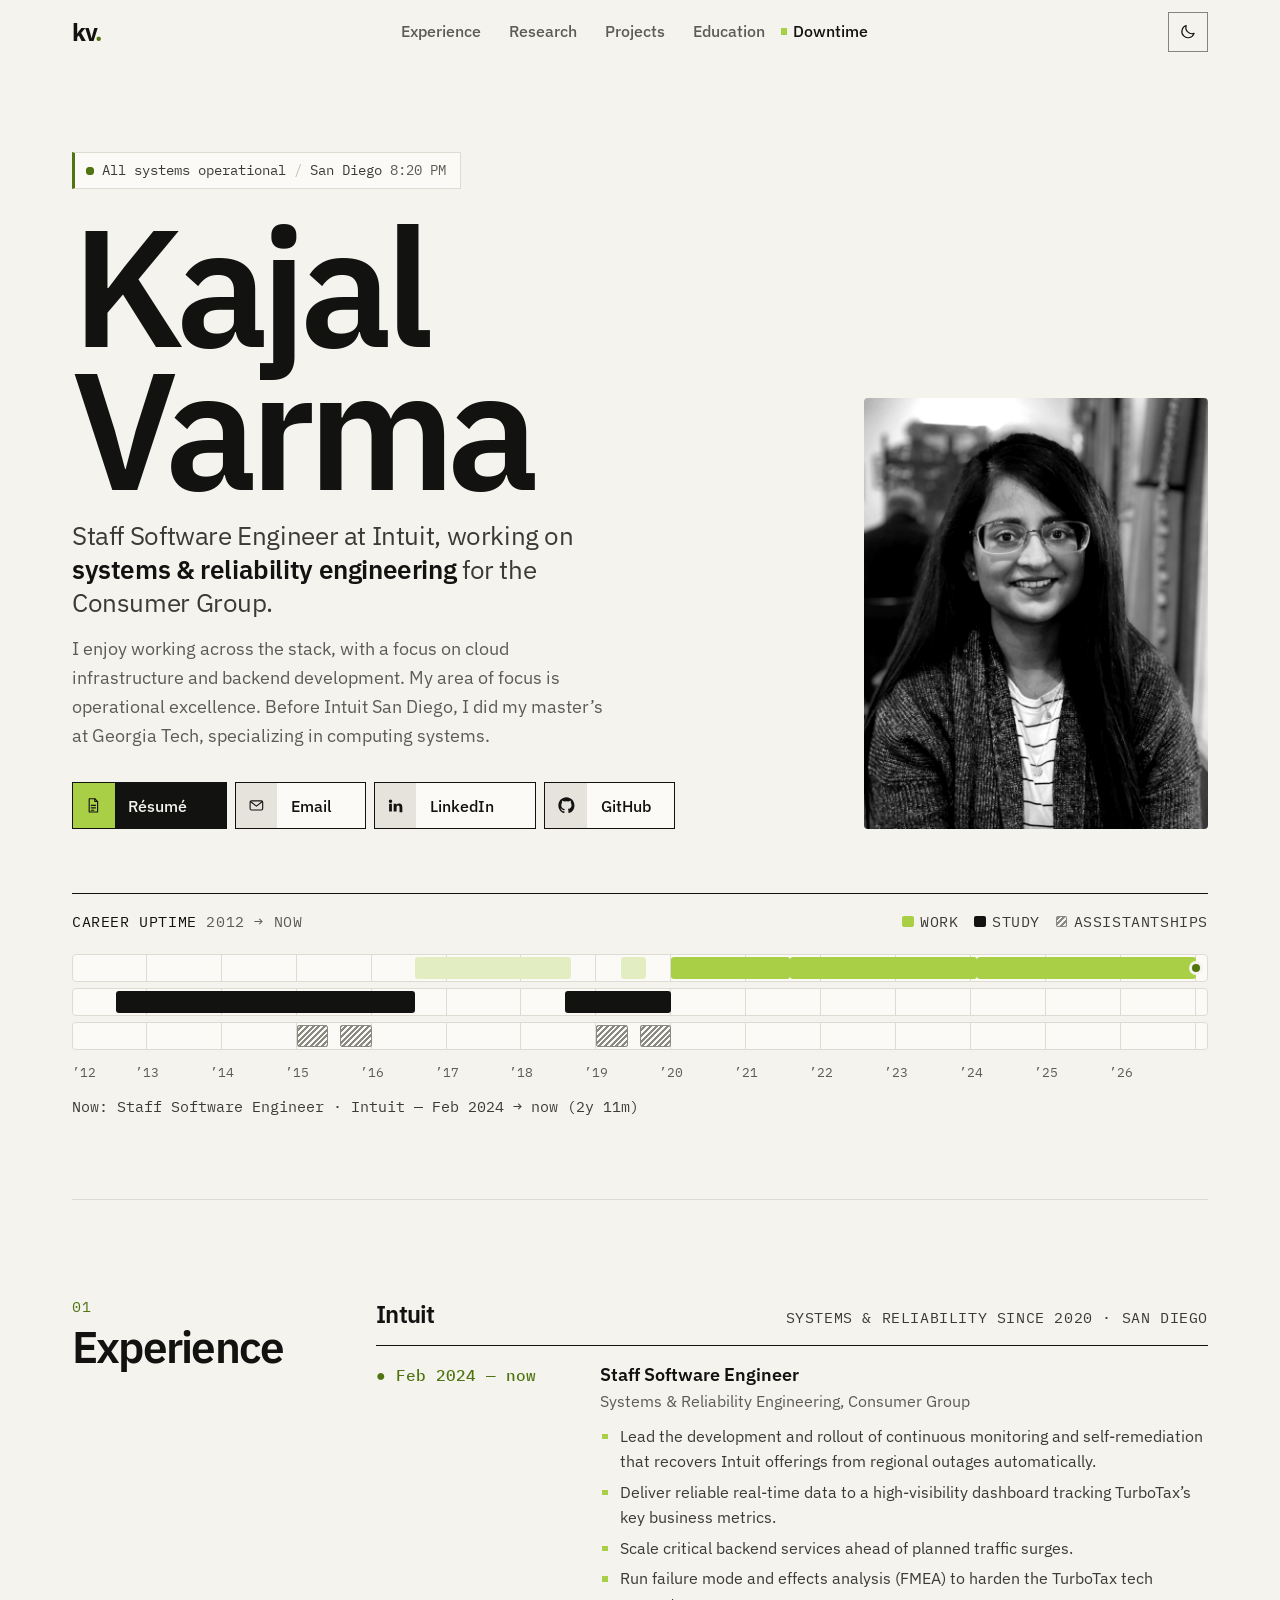
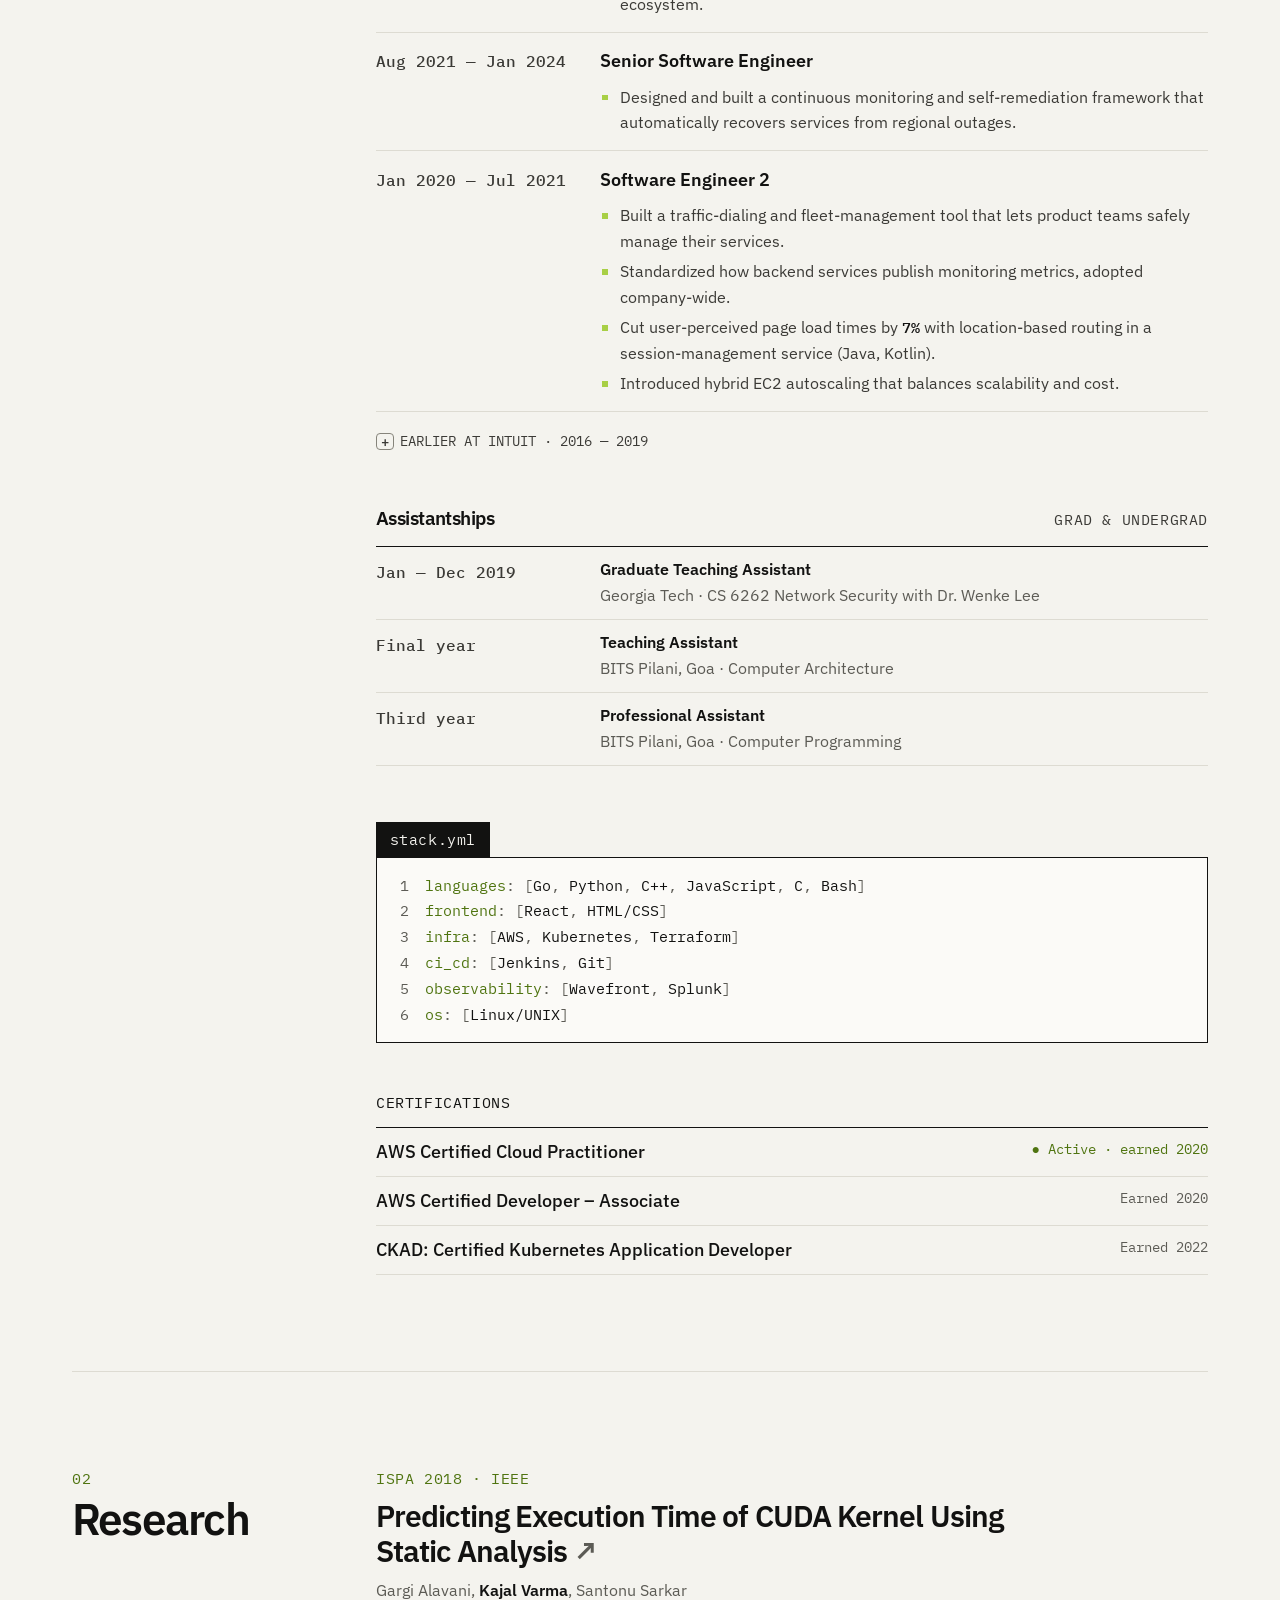
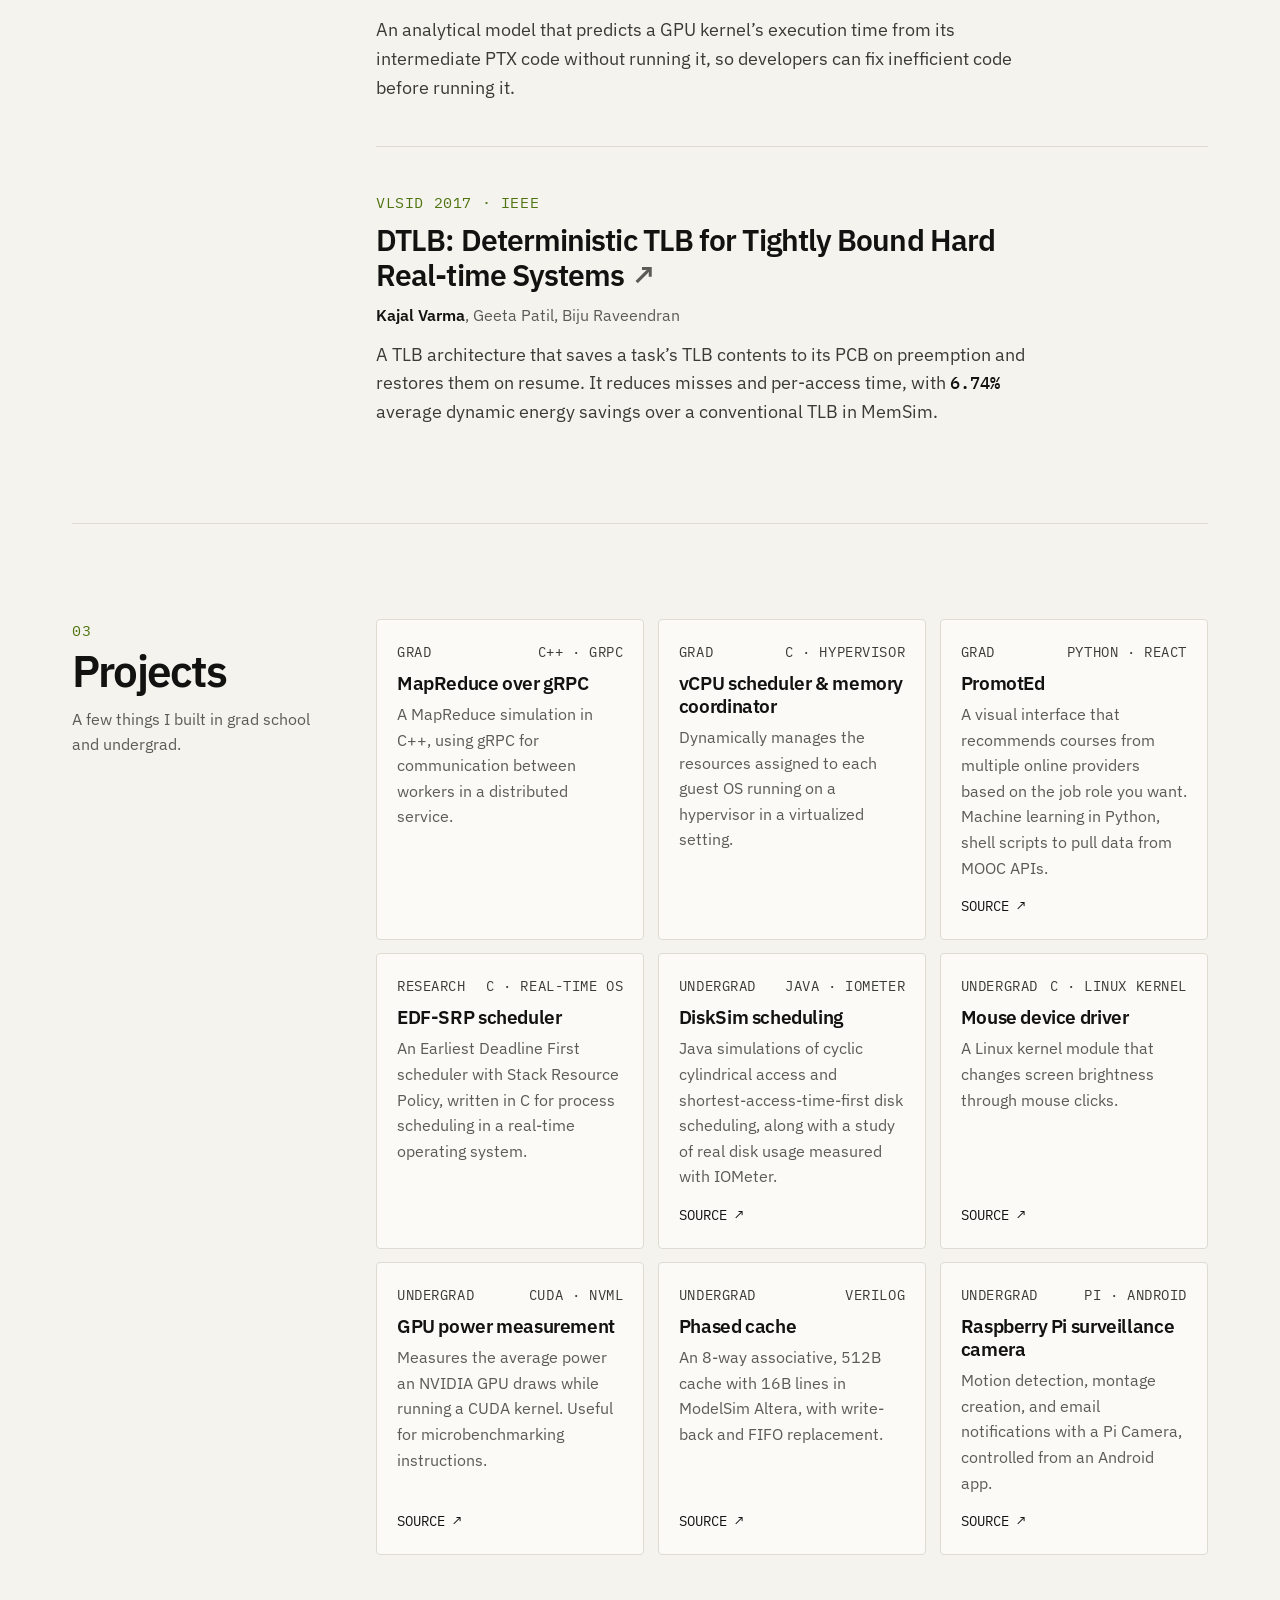
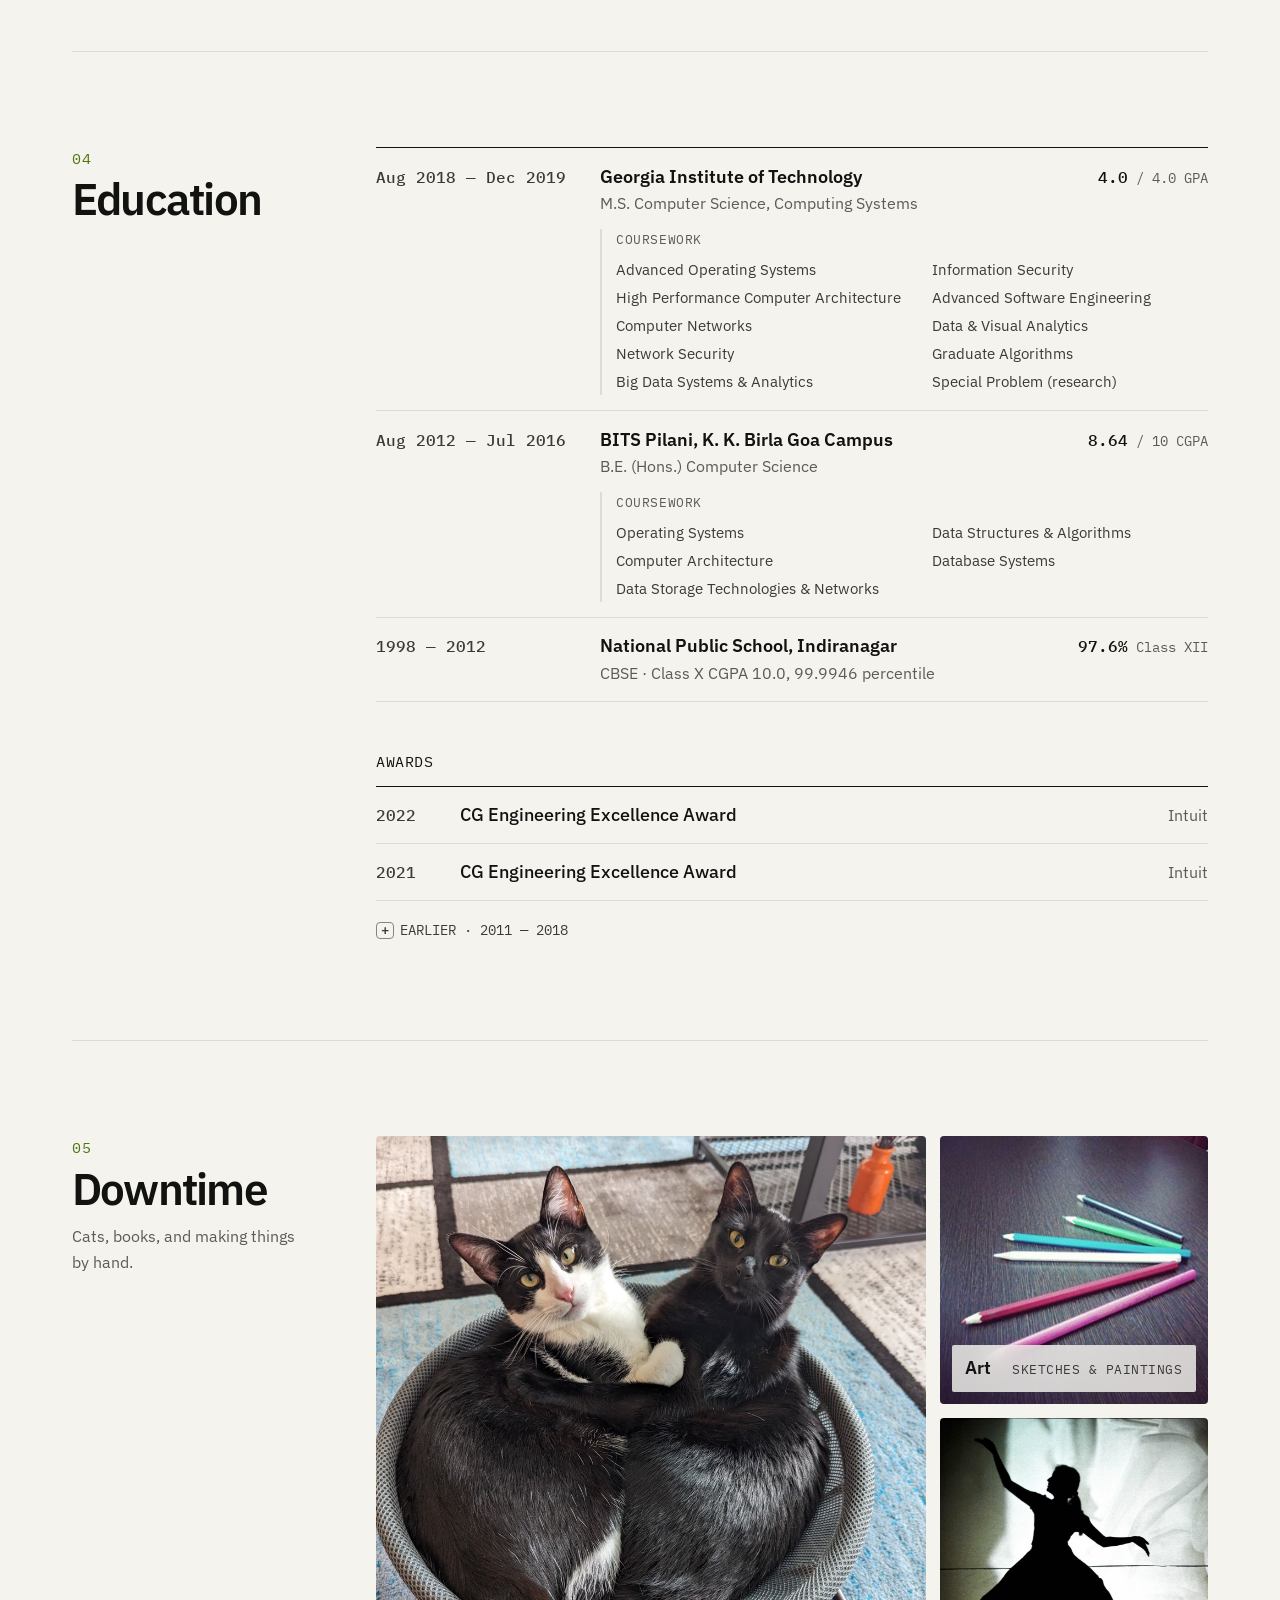
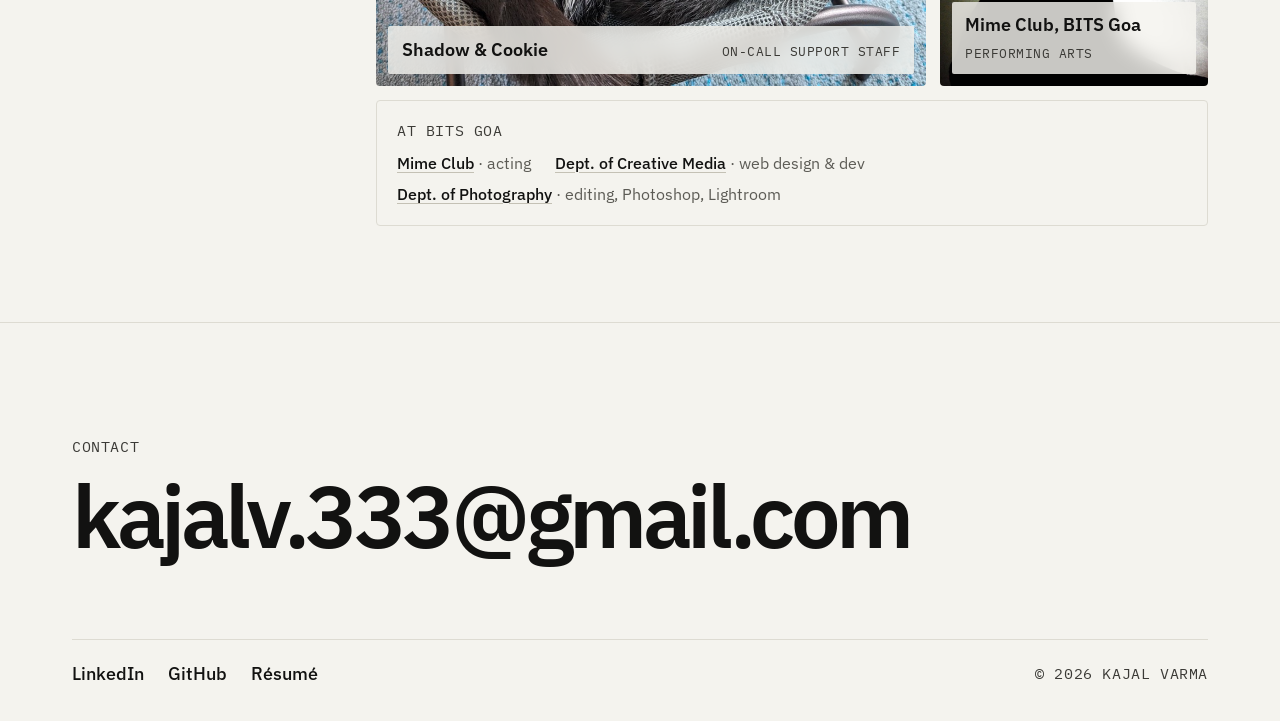
<file: index.html>
<!DOCTYPE html>
<html lang="en">
  <head>
    <meta charset="utf-8">
    <meta name="viewport" content="width=device-width, initial-scale=1">
    <title>Kajal Varma — Staff Software Engineer</title>
    <meta name="description" content="Kajal Varma is a staff software engineer in San Diego, working on reliability, cloud infrastructure, and backend systems at Intuit.">
    <meta name="theme-color" content="#f4f3ee" media="(prefers-color-scheme: light)">
    <meta name="theme-color" content="#0d0e0d" media="(prefers-color-scheme: dark)">

    <meta property="og:title" content="Kajal Varma — Staff Software Engineer">
    <meta property="og:description" content="Reliability, cloud infrastructure, and backend systems. San Diego.">
    <meta property="og:type" content="website">
    <meta property="og:url" content="https://kajalv.com/">
    <meta property="og:image" content="https://kajalv.com/img/portrait.jpg">

    <link rel="apple-touch-icon" sizes="180x180" href="favicon/apple-touch-icon.png?v=2">
    <link rel="icon" type="image/png" sizes="32x32" href="favicon/favicon-32x32.png?v=2">
    <link rel="icon" type="image/png" sizes="16x16" href="favicon/favicon-16x16.png?v=2">
    <link rel="manifest" href="favicon/site.webmanifest?v=2">

    <!-- Apply the saved theme before first paint to avoid a flash -->
    <script>
      try {
        var t = localStorage.getItem("theme");
        if (t === "light" || t === "dark") document.documentElement.dataset.theme = t;
      } catch (e) {}
      document.documentElement.classList.add("js");
    </script>

    <link rel="preconnect" href="https://fonts.googleapis.com">
    <link rel="preconnect" href="https://fonts.gstatic.com" crossorigin>
    <link href="https://fonts.googleapis.com/css2?family=IBM+Plex+Sans:wght@400;500;600;700&family=Mona+Sans:wght@400..700&family=IBM+Plex+Mono:wght@400;500;600&display=swap" rel="stylesheet">
    <link rel="stylesheet" href="css/site.css?v=4.1">
  </head>
  <body>
    <a class="skip-link" href="#main">Skip to content</a>

    <header class="site-header">
      <div class="wrap header-inner">
        <a class="monogram" href="#top" aria-label="Kajal Varma, back to top">kv<span>.</span></a>
        <nav id="site-nav" class="site-nav" aria-label="Primary">
          <ul>
            <li><a href="#experience">Experience</a></li>
            <li><a href="#research">Research</a></li>
            <li><a href="#projects">Projects</a></li>
            <li><a href="#education">Education</a></li>
            <li><a href="#life">Downtime</a></li>
          </ul>
        </nav>
        <div class="header-actions">
          <button class="icon-btn theme-toggle" type="button" aria-label="Toggle dark mode">
            <svg class="i-sun" viewBox="0 0 24 24" aria-hidden="true"><circle cx="12" cy="12" r="4.5"/><path d="M12 1.5v3M12 19.5v3M1.5 12h3M19.5 12h3M4.6 4.6l2.1 2.1M17.3 17.3l2.1 2.1M4.6 19.4l2.1-2.1M17.3 6.7l2.1-2.1"/></svg>
            <svg class="i-moon" viewBox="0 0 24 24" aria-hidden="true"><path d="M20.5 14.2A8.5 8.5 0 0 1 9.8 3.5a8.5 8.5 0 1 0 10.7 10.7Z"/></svg>
          </button>
          <button class="icon-btn nav-toggle" type="button" aria-expanded="false" aria-controls="site-nav" aria-label="Menu">
            <span aria-hidden="true"></span>
          </button>
        </div>
      </div>
    </header>

    <main id="main">
      <!-- Intro -->
      <section id="top" class="intro wrap">
        <div class="intro-copy">
          <p class="status">
            <span class="status-dot" aria-hidden="true"></span>
            <span>All systems operational</span>
            <span class="status-sep" aria-hidden="true">/</span>
            <span>San Diego <time class="clock" data-tz="America/Los_Angeles"></time></span>
          </p>
          <h1 class="intro-name">Kajal<br>Varma</h1>
          <p class="intro-role">
            Staff Software Engineer at Intuit, working on
            <strong>systems &amp; reliability engineering</strong> for the Consumer Group.
          </p>
          <p class="intro-bio">
            I enjoy working across the stack, with a focus on cloud infrastructure and backend
            development. My area of focus is operational excellence. Before Intuit San Diego, I did
            my master’s at Georgia Tech, specializing in computing systems.
          </p>
          <ul class="intro-links">
            <li>
              <a class="btn btn-solid btn-resume" href="https://drive.google.com/file/d/1Ne-Tim5ZboahkFDjpN0FVvNGWMXe1pSI/view?usp=sharing" target="_blank" rel="noopener">
                <span class="btn-icon" aria-hidden="true"><svg viewBox="0 0 24 24"><path d="M6 2.5h8l4 4v15H6z"/><path d="M14 2.5v4h4M9 12h6M9 15.5h6M9 19h3.5"/></svg></span>
                <span class="btn-text"><span>Résumé</span><span aria-hidden="true">open pdf ↗</span></span>
              </a>
            </li>
            <li>
              <a class="btn btn-email" href="mailto:kajalv.333@gmail.com">
                <span class="btn-icon" aria-hidden="true"><svg viewBox="0 0 24 24"><rect x="3" y="5.5" width="18" height="13" rx="2"/><path class="flap" d="M3.5 6.5 12 13l8.5-6.5"/></svg></span>
                <span class="btn-text"><span>Email</span><span aria-hidden="true">say hi!</span></span>
              </a>
            </li>
            <li>
              <a class="btn btn-linkedin" href="https://www.linkedin.com/in/kajal-varma/" target="_blank" rel="noopener">
                <span class="btn-icon" aria-hidden="true"><svg class="solid" viewBox="0 0 24 24"><path d="M4.98 3.5a2.5 2.5 0 1 1 0 5 2.5 2.5 0 0 1 0-5ZM3 9.75h4v11H3v-11Zm6.5 0h3.8v1.6h.05c.53-1 1.83-2.05 3.77-2.05 4.03 0 4.78 2.65 4.78 6.1v6.35h-4V15.2c0-1.4-.03-3.2-1.95-3.2-1.95 0-2.25 1.52-2.25 3.1v5.65H9.5v-11Z"/></svg></span>
                <span class="btn-text"><span>LinkedIn</span><span aria-hidden="true">kajal-varma</span></span>
              </a>
            </li>
            <li>
              <a class="btn btn-github" href="https://github.com/kajalv" target="_blank" rel="noopener">
                <span class="btn-icon" aria-hidden="true"><svg class="solid" viewBox="0 0 24 24"><path d="M12 .5C5.65.5.5 5.65.5 12c0 5.08 3.29 9.39 7.86 10.91.58.1.79-.25.79-.56v-1.96c-3.2.7-3.87-1.54-3.87-1.54-.52-1.33-1.28-1.69-1.28-1.69-1.04-.71.08-.7.08-.7 1.15.08 1.76 1.18 1.76 1.18 1.03 1.76 2.69 1.25 3.35.96.1-.74.4-1.25.73-1.54-2.55-.29-5.24-1.28-5.24-5.69 0-1.26.45-2.28 1.18-3.09-.12-.29-.51-1.46.11-3.05 0 0 .97-.31 3.17 1.18a11 11 0 0 1 5.77 0c2.2-1.49 3.17-1.18 3.17-1.18.62 1.59.23 2.76.11 3.05.74.81 1.18 1.83 1.18 3.09 0 4.42-2.69 5.39-5.25 5.68.41.36.78 1.06.78 2.14v3.17c0 .31.21.67.8.56A11.5 11.5 0 0 0 23.5 12C23.5 5.65 18.35.5 12 .5Z"/></svg></span>
                <span class="btn-text"><span>GitHub</span><span aria-hidden="true">@kajalv</span></span>
              </a>
            </li>
          </ul>
        </div>

        <figure class="intro-portrait">
          <img src="img/portrait.jpg" alt="Portrait of Kajal Varma" width="723" height="900" fetchpriority="high">
        </figure>
      </section>

      <!-- Career "uptime" chart, rendered by js/site.js from the data below -->
      <section class="uptime wrap" aria-labelledby="uptime-title">
        <div class="uptime-head">
          <h2 id="uptime-title" class="mono-label">Career uptime <span class="muted">2012 → now</span></h2>
          <ul class="uptime-legend mono-label" aria-hidden="true">
            <li><i class="sw sw-work"></i>Work</li>
            <li><i class="sw sw-study"></i>Study</li>
            <li><i class="sw sw-teach"></i>Assistantships</li>
          </ul>
        </div>
        <div class="uptime-chart" id="uptime-chart" role="img"
             aria-label="Timeline from 2012 to today: studied at BITS Pilani 2012 to 2016 and Georgia Tech 2018 to 2019; systems and reliability engineering at Intuit from 2020 onward, after earlier product engineering roles and teaching assistantships.">
        </div>
        <p class="uptime-readout mono-label" id="uptime-readout" aria-hidden="true"></p>
      </section>

      <!-- Experience -->
      <section id="experience" class="section wrap">
        <header class="section-label">
          <p class="mono-label">01</p>
          <h2>Experience</h2>
        </header>

        <div class="section-body">
          <article class="org reveal">
            <div class="org-head">
              <h3>Intuit</h3>
              <p class="mono-label">Systems &amp; reliability since 2020 · San Diego</p>
            </div>
            <ol class="roles">
              <li class="role is-current">
                <time>Feb 2024 — now</time>
                <div>
                  <strong>Staff Software Engineer</strong><span>Systems &amp; Reliability Engineering, Consumer Group</span>
                  <ul class="log">
                    <li>Lead the development and rollout of continuous monitoring and self-remediation that recovers Intuit offerings from regional outages automatically.</li>
                    <li>Deliver reliable real-time data to a high-visibility dashboard tracking TurboTax’s key business metrics.</li>
                    <li>Scale critical backend services ahead of planned traffic surges.</li>
                    <li>Run failure mode and effects analysis (FMEA) to harden the TurboTax tech ecosystem.</li>
                  </ul>
                </div>
              </li>
              <li class="role">
                <time>Aug 2021 — Jan 2024</time>
                <div>
                  <strong>Senior Software Engineer</strong>
                  <ul class="log">
                    <li>Designed and built a continuous monitoring and self-remediation framework that automatically recovers services from regional outages.</li>
                  </ul>
                </div>
              </li>
              <li class="role">
                <time>Jan 2020 — Jul 2021</time>
                <div>
                  <strong>Software Engineer 2</strong>
                  <ul class="log">
                    <li>Built a traffic-dialing and fleet-management tool that lets product teams safely manage their services.</li>
                    <li>Standardized how backend services publish monitoring metrics, adopted company-wide.</li>
                    <li>Cut user-perceived page load times by <span class="stat">7%</span> with location-based routing in a session-management service (Java, Kotlin).</li>
                    <li>Introduced hybrid EC2 autoscaling that balances scalability and cost.</li>
                  </ul>
                </div>
              </li>
            </ol>
            <details class="earlier">
              <summary>Earlier at Intuit · 2016 — 2019</summary>
              <ol class="roles">
                <li class="role">
                  <time>May — Aug 2019</time>
                  <div>
                    <strong>Software Engineer Intern</strong><span>Core Tax Services backend, Consumer Group</span>
                    <ul class="log">
                      <li>Cut test runs from <span class="stat">~15</span> to <span class="stat">~3–4&nbsp;min</span> across five services with record-and-replay integration tests (WireMock), eliminating flaky builds.</li>
                    </ul>
                  </div>
                </li>
                <li class="role">
                  <time>Aug 2016 — Aug 2018</time>
                  <div>
                    <strong>Software Engineer 1 → 2</strong><span>TurboTax Desktop · Intuit India, Bangalore. Joined full-time after a TurboTax Android internship.</span>
                    <ul class="log">
                      <li>Integrated a new tech stack into TurboTax Desktop for Windows and Mac, replacing legacy frameworks. Earned an Engineering Excellence Award for its rollout to half a million users.</li>
                    </ul>
                  </div>
                </li>
              </ol>
            </details>
          </article>

          <article class="org org-minor reveal">
            <div class="org-head">
              <h3>Assistantships</h3>
              <p class="mono-label">Grad &amp; undergrad</p>
            </div>
            <ol class="roles">
              <li class="role">
                <time>Jan — Dec 2019</time>
                <div><strong>Graduate Teaching Assistant</strong><span>Georgia Tech · CS 6262 Network Security with Dr. Wenke Lee</span></div>
              </li>
              <li class="role">
                <time>Final year</time>
                <div><strong>Teaching Assistant</strong><span>BITS Pilani, Goa · Computer Architecture</span></div>
              </li>
              <li class="role">
                <time>Third year</time>
                <div><strong>Professional Assistant</strong><span>BITS Pilani, Goa · Computer Programming</span></div>
              </li>
            </ol>
          </article>

          <div class="stack reveal">
            <p class="stack-tab mono-label">stack.yml</p>
            <dl class="stack-file">
              <div><dt>languages</dt><dd><span>Go</span><span>Python</span><span>C++</span><span>JavaScript</span><span>C</span><span>Bash</span></dd></div>
              <div><dt>frontend</dt><dd><span>React</span><span>HTML/CSS</span></dd></div>
              <div><dt>infra</dt><dd><span>AWS</span><span>Kubernetes</span><span>Terraform</span></dd></div>
              <div><dt>ci_cd</dt><dd><span>Jenkins</span><span>Git</span></dd></div>
              <div><dt>observability</dt><dd><span>Wavefront</span><span>Splunk</span></dd></div>
              <div><dt>os</dt><dd><span>Linux/UNIX</span></dd></div>
            </dl>

            <!-- js/site.js marks a cert Active while data-expires is in the future -->
            <h3 class="mono-label stack-sub">Certifications</h3>
            <ul class="certs">
              <li data-earned="2020-03" data-expires="2029-09"><span>AWS Certified Cloud Practitioner</span><span class="cert-status">Earned 2020</span></li>
              <li data-earned="2020-10" data-expires="2026-10"><span>AWS Certified Developer – Associate</span><span class="cert-status">Earned 2020</span></li>
              <li data-earned="2022-12" data-expires="2025-12"><span>CKAD: Certified Kubernetes Application Developer</span><span class="cert-status">Earned 2022</span></li>
            </ul>
          </div>
        </div>
      </section>

      <!-- Research -->
      <section id="research" class="section wrap">
        <header class="section-label">
          <p class="mono-label">02</p>
          <h2>Research</h2>
        </header>

        <div class="section-body">
          <ol class="pubs">
            <li class="pub reveal">
              <p class="mono-label pub-venue">ISPA 2018 · IEEE</p>
              <h3><a href="http://ieeexplore.ieee.org/document/8672234/" target="_blank" rel="noopener">Predicting Execution Time of CUDA Kernel Using Static Analysis <span aria-hidden="true">↗</span></a></h3>
              <p class="pub-authors">Gargi Alavani, <b>Kajal Varma</b>, Santonu Sarkar</p>
              <p>An analytical model that predicts a GPU kernel’s execution time from its intermediate PTX code without running it, so developers can fix inefficient code before running it.</p>
            </li>
            <li class="pub reveal">
              <p class="mono-label pub-venue">VLSID 2017 · IEEE</p>
              <h3><a href="http://ieeexplore.ieee.org/document/7884780/" target="_blank" rel="noopener">DTLB: Deterministic TLB for Tightly Bound Hard Real-time Systems <span aria-hidden="true">↗</span></a></h3>
              <p class="pub-authors"><b>Kajal Varma</b>, Geeta Patil, Biju Raveendran</p>
              <p>A TLB architecture that saves a task’s TLB contents to its PCB on preemption and restores them on resume. It reduces misses and per-access time, with <span class="stat">6.74%</span> average dynamic energy savings over a conventional TLB in MemSim.</p>
            </li>
          </ol>
        </div>
      </section>

      <!-- Projects -->
      <section id="projects" class="section wrap">
        <header class="section-label">
          <p class="mono-label">03</p>
          <h2>Projects</h2>
          <p class="section-note">A few things I built in grad school and undergrad.</p>
        </header>

        <div class="section-body">

          <ul class="projects">
            <li class="project reveal">
              <p class="project-meta mono-label"><span>Grad</span><span>C++ · gRPC</span></p>
              <h3>MapReduce over gRPC</h3>
              <p>A MapReduce simulation in C++, using gRPC for communication between workers in a distributed service.</p>
            </li>
            <li class="project reveal">
              <p class="project-meta mono-label"><span>Grad</span><span>C · Hypervisor</span></p>
              <h3>vCPU scheduler &amp; memory coordinator</h3>
              <p>Dynamically manages the resources assigned to each guest OS running on a hypervisor in a virtualized setting.</p>
            </li>
            <li class="project reveal">
              <p class="project-meta mono-label"><span>Grad</span><span>Python · React</span></p>
              <h3>PromotEd</h3>
              <p>A visual interface that recommends courses from multiple online providers based on the job role you want. Machine learning in Python, shell scripts to pull data from MOOC APIs.</p>
              <a class="project-link" href="https://github.com/kajalv/promoted" target="_blank" rel="noopener">Source <span aria-hidden="true">↗</span></a>
            </li>
            <li class="project reveal">
              <p class="project-meta mono-label"><span>Research</span><span>C · Real-time OS</span></p>
              <h3>EDF-SRP scheduler</h3>
              <p>An Earliest Deadline First scheduler with Stack Resource Policy, written in C for process scheduling in a real-time operating system.</p>
            </li>
            <li class="project reveal">
              <p class="project-meta mono-label"><span>Undergrad</span><span>Java · IOMeter</span></p>
              <h3>DiskSim scheduling</h3>
              <p>Java simulations of cyclic cylindrical access and shortest-access-time-first disk scheduling, along with a study of real disk usage measured with IOMeter.</p>
              <a class="project-link" href="https://github.com/kajalv/disksim-simulator" target="_blank" rel="noopener">Source <span aria-hidden="true">↗</span></a>
            </li>
            <li class="project reveal">
              <p class="project-meta mono-label"><span>Undergrad</span><span>C · Linux kernel</span></p>
              <h3>Mouse device driver</h3>
              <p>A Linux kernel module that changes screen brightness through mouse clicks.</p>
              <a class="project-link" href="https://github.com/kajalv/mouse-driver" target="_blank" rel="noopener">Source <span aria-hidden="true">↗</span></a>
            </li>
            <li class="project reveal">
              <p class="project-meta mono-label"><span>Undergrad</span><span>CUDA · NVML</span></p>
              <h3>GPU power measurement</h3>
              <p>Measures the average power an NVIDIA GPU draws while running a CUDA kernel. Useful for microbenchmarking instructions.</p>
              <a class="project-link" href="https://github.com/kajalv/nvml-power" target="_blank" rel="noopener">Source <span aria-hidden="true">↗</span></a>
            </li>
            <li class="project reveal">
              <p class="project-meta mono-label"><span>Undergrad</span><span>Verilog</span></p>
              <h3>Phased cache</h3>
              <p>An 8-way associative, 512B cache with 16B lines in ModelSim Altera, with write-back and FIFO replacement.</p>
              <a class="project-link" href="https://github.com/kajalv/phased-cache" target="_blank" rel="noopener">Source <span aria-hidden="true">↗</span></a>
            </li>
            <li class="project reveal">
              <p class="project-meta mono-label"><span>Undergrad</span><span>Pi · Android</span></p>
              <h3>Raspberry Pi surveillance camera</h3>
              <p>Motion detection, montage creation, and email notifications with a Pi Camera, controlled from an Android app.</p>
              <a class="project-link" href="https://github.com/kajalv/raspberry-pi-camera" target="_blank" rel="noopener">Source <span aria-hidden="true">↗</span></a>
            </li>
          </ul>
        </div>
      </section>

      <!-- Education & awards -->
      <section id="education" class="section wrap">
        <header class="section-label">
          <p class="mono-label">04</p>
          <h2>Education</h2>
        </header>

        <div class="section-body">
          <ol class="roles edu">
            <li class="role reveal">
              <time>Aug 2018 — Dec 2019</time>
              <div><strong>Georgia Institute of Technology</strong><span>M.S. Computer Science, Computing Systems</span></div>
              <p class="edu-score"><b>4.0</b> / 4.0 GPA</p>
                <div class="edu-courses">
                  <p class="mono-label">Coursework</p>
                  <ul><li>Advanced Operating Systems</li><li>High Performance Computer Architecture</li><li>Computer Networks</li><li>Network Security</li><li>Big Data Systems &amp; Analytics</li><li>Information Security</li><li>Advanced Software Engineering</li><li>Data &amp; Visual Analytics</li><li>Graduate Algorithms</li><li>Special Problem (research)</li></ul>
                </div>
            </li>
            <li class="role reveal">
              <time>Aug 2012 — Jul 2016</time>
              <div><strong>BITS Pilani, K. K. Birla Goa Campus</strong><span>B.E. (Hons.) Computer Science</span></div>
              <p class="edu-score"><b>8.64</b> / 10 CGPA</p>
                <div class="edu-courses">
                  <p class="mono-label">Coursework</p>
                  <ul><li>Operating Systems</li><li>Computer Architecture</li><li>Data Storage Technologies &amp; Networks</li><li>Data Structures &amp; Algorithms</li><li>Database Systems</li></ul>
                </div>
            </li>
            <li class="role reveal">
              <time>1998 — 2012</time>
              <div><strong>National Public School, Indiranagar</strong><span>CBSE · Class X CGPA 10.0, 99.9946 percentile</span></div>
              <p class="edu-score"><b>97.6%</b> Class XII</p>
            </li>
          </ol>

          <div class="awards reveal">
            <h3 class="mono-label">Awards</h3>
            <ul>
              <li><time>2022</time><span>CG Engineering Excellence Award</span><em>Intuit</em></li>
              <li><time>2021</time><span>CG Engineering Excellence Award</span><em>Intuit</em></li>
            </ul>
            <details class="earlier">
              <summary>Earlier · 2011 — 2018</summary>
              <ul>
                <li><time>2018</time><span>CG Engineering Excellence Award</span><em>Intuit India</em></li>
                <li><time>2016</time><span>GRE 338 / 340 · TOEFL 118 / 120</span><em>Grad school admissions</em></li>
                <li><time>2012</time><span>National Cyber Olympiad: All-India Rank 17, Karnataka Rank 1</span><em>Science Olympiad Foundation</em></li>
                <li><time>2012</time><span>CBSE Science Scholarship, top 1% nationally in Class XII</span><em>CBSE</em></li>
                <li><time>2011</time><span>Mridula Scholarship, school topper in Grade X</span><em>National Public School</em></li>
              </ul>
            </details>
          </div>
        </div>
      </section>

      <!-- Life -->
      <section id="life" class="section wrap">
        <header class="section-label">
          <p class="mono-label">05</p>
          <h2>Downtime</h2>
          <p class="section-note">Cats, books, and making things by hand.</p>
        </header>

        <div class="section-body">
          <div class="life">
            <figure class="life-cats reveal">
              <img src="img/cats-web.jpg" alt="Two cats, a tuxedo and a black cat, curled up together in a round mesh cat bed" width="1000" height="1000" loading="lazy">
              <figcaption><b>Shadow &amp; Cookie</b><span class="mono-label">on-call support staff</span></figcaption>
            </figure>
            <figure class="life-art reveal">
              <img src="img/artimg.jpg" alt="Colored pencils fanned out on a wooden desk" width="320" height="320" loading="lazy">
              <figcaption><b>Art</b><span class="mono-label">sketches &amp; paintings</span></figcaption>
            </figure>
            <figure class="life-mime reveal">
              <img src="img/mime-web.jpg" alt="Silhouette of a performer in a flowing dress against a lit screen" width="900" height="900" loading="lazy">
              <figcaption><b>Mime Club, BITS Goa</b><span class="mono-label">performing arts</span></figcaption>
            </figure>
            <div class="life-clubs reveal">
              <p class="mono-label">At BITS Goa</p>
              <ul>
                <li><a href="https://www.facebook.com/mimeclubbpgc/" target="_blank" rel="noopener">Mime Club</a> · acting</li>
                <li><a href="https://www.facebook.com/DepartmentOfCreativeMedia/" target="_blank" rel="noopener">Dept. of Creative Media</a> · web design &amp; dev</li>
                <li><a href="https://www.facebook.com/DoPy.BITSGoa/" target="_blank" rel="noopener">Dept. of Photography</a> · editing, Photoshop, Lightroom</li>
              </ul>
            </div>
          </div>
        </div>
      </section>
    </main>

    <footer id="contact" class="site-footer">
      <div class="wrap">
        <p class="mono-label">Contact</p>
        <a class="footer-email" href="mailto:kajalv.333@gmail.com">kajalv.333@gmail.com</a>
        <div class="footer-row">
          <ul class="footer-links">
            <li><a href="https://www.linkedin.com/in/kajal-varma/" target="_blank" rel="noopener">LinkedIn</a></li>
            <li><a href="https://github.com/kajalv" target="_blank" rel="noopener">GitHub</a></li>
            <li><a href="https://drive.google.com/file/d/1Ne-Tim5ZboahkFDjpN0FVvNGWMXe1pSI/view?usp=sharing" target="_blank" rel="noopener">Résumé</a></li>
          </ul>
          <p class="mono-label">© <span class="year">2026</span> Kajal Varma</p>
        </div>
      </div>
    </footer>

    <script src="js/site.js?v=4.1"></script>
  </body>
</html>
</file>
<file: css/site.css>
/* ==========================================================================
   Tokens
   ========================================================================== */

:root {
  --bg: #f4f3ee;
  --surface: #fbfaf7;
  --ink: #121211;
  --ink-2: #3b3a36;
  --muted: #5c5b55;
  --line: #dddbd2;
  --line-strong: #c4c1b5;
  --control: #86847b;
  --accent: #a8cf45;
  --accent-text: #4f7410;
  --accent-ink: #121211;
  --ok: #4f7410;
  --study: #121211;
  --teach: #8b8a82;

  /* Mona Sans only downloads if Plex fails to load */
  --font: "IBM Plex Sans", "Mona Sans", ui-sans-serif, system-ui, -apple-system, "Segoe UI", sans-serif;
  --mono: "IBM Plex Mono", ui-monospace, "SF Mono", Menlo, Consolas, monospace;

  --max: 76rem;
  --gutter: clamp(1.25rem, 4vw, 2.5rem);
  --header-h: 4rem;
  --radius: 4px;
  --ease: cubic-bezier(0.2, 0.8, 0.2, 1);

  color-scheme: light;
}

:root[data-theme="dark"] {
  --bg: #0d0e0d;
  --surface: #151715;
  --ink: #eceae3;
  --ink-2: #c9c7bf;
  --muted: #a3a199;
  --line: #262825;
  --line-strong: #3a3c38;
  --control: #6c6a64;
  --accent: #b3d867;
  --accent-text: #b3d867;
  --accent-ink: #0d0e0d;
  --ok: #b3d867;
  --study: #eceae3;
  --teach: #6c6b65;
  color-scheme: dark;
}

@media (prefers-color-scheme: dark) {
  :root:not([data-theme="light"]) {
    --bg: #0d0e0d;
    --surface: #151715;
    --ink: #eceae3;
    --ink-2: #c9c7bf;
    --muted: #a3a199;
    --line: #262825;
    --line-strong: #3a3c38;
  --control: #6c6a64;
    --accent: #b3d867;
    --accent-text: #b3d867;
    --accent-ink: #0d0e0d;
    --ok: #b3d867;
    --study: #eceae3;
    --teach: #6c6b65;
    color-scheme: dark;
  }
}

/* Thin smoothing helps light-on-dark text but makes dark-on-light text spindly */
:root[data-theme="dark"] body {
  -webkit-font-smoothing: antialiased;
}

@media (prefers-color-scheme: dark) {
  :root:not([data-theme="light"]) body {
    -webkit-font-smoothing: antialiased;
  }
}

/* ==========================================================================
   Base
   ========================================================================== */

*,
*::before,
*::after {
  box-sizing: border-box;
}

* {
  margin: 0;
  padding: 0;
}

html {
  scroll-behavior: smooth;
  scroll-padding-top: calc(var(--header-h) + 1rem);
  -webkit-text-size-adjust: 100%;
}

body {
  font-family: var(--font);
  font-size: 1.125rem;
  font-optical-sizing: auto;
  line-height: 1.6;
  color: var(--ink);
  background: var(--bg);
  text-rendering: optimizeLegibility;
  transition: background-color 0.3s var(--ease), color 0.3s var(--ease);
}

img {
  display: block;
  max-width: 100%;
  height: auto;
}

ul,
ol {
  list-style: none;
}

a {
  color: inherit;
  text-decoration-color: var(--line-strong);
  text-decoration-thickness: 1px;
  text-underline-offset: 0.2em;
  transition: color 0.2s var(--ease), text-decoration-color 0.2s var(--ease);
}

a:hover {
  color: var(--accent-text);
  text-decoration-color: currentColor;
}

button {
  font: inherit;
  color: inherit;
  cursor: pointer;
}

:focus-visible {
  outline: 2px solid var(--accent-text);
  outline-offset: 3px;
  border-radius: 4px;
}

::selection {
  background: var(--accent);
  color: var(--accent-ink);
}

.wrap {
  width: 100%;
  max-width: var(--max);
  margin-inline: auto;
  padding-inline: var(--gutter);
}

.mono-label {
  font-family: var(--mono);
  font-size: 0.9375rem;
  font-weight: 400;
  letter-spacing: 0.04em;
  text-transform: uppercase;
  color: var(--ink-2);
}

.muted {
  color: var(--muted);
}

.stat {
  font-family: var(--mono);
  font-size: 0.92em;
  color: var(--ink);
  font-weight: 500;
}

.skip-link {
  position: absolute;
  left: 1rem;
  top: -4rem;
  z-index: 100;
  padding: 0.6rem 1rem;
  background: var(--ink);
  color: var(--bg);
}

.skip-link:focus {
  top: 1rem;
}

/* ==========================================================================
   Header
   ========================================================================== */

.site-header {
  position: sticky;
  top: 0;
  z-index: 50;
  height: var(--header-h);
  background: color-mix(in srgb, var(--bg) 82%, transparent);
  backdrop-filter: saturate(1.4) blur(14px);
  -webkit-backdrop-filter: saturate(1.4) blur(14px);
  border-bottom: 1px solid transparent;
  transition: border-color 0.3s var(--ease), background-color 0.3s var(--ease);
}

.site-header.is-scrolled {
  border-bottom-color: var(--line);
}

.header-inner {
  display: flex;
  align-items: center;
  justify-content: space-between;
  gap: 1rem;
  height: 100%;
}

.monogram {
  font-weight: 700;
  font-size: 1.5rem;
  letter-spacing: -0.06em;
  text-decoration: none;
  line-height: 1;
}

.monogram span {
  color: var(--accent-text);
}

.monogram:hover {
  color: var(--ink);
}

.site-nav ul {
  display: flex;
  gap: 1.75rem;
}

.site-nav a {
  position: relative;
  display: inline-block;
  padding: 0.4rem 0;
  font-size: 1rem;
  font-weight: 500;
  color: var(--muted);
  text-decoration: none;
  white-space: nowrap;
}

.site-nav a:hover {
  color: var(--ink);
}

.site-nav ul:hover a:not(:hover) {
  opacity: 0.45;
}

.site-nav a {
  transition: color 0.25s var(--ease), opacity 0.25s var(--ease);
}

.site-nav a::after {
  content: "";
  position: absolute;
  left: 0;
  right: 0;
  bottom: 0.15rem;
  height: 1px;
  background: currentColor;
  transform: scaleX(0);
  transform-origin: right;
  transition: transform 0.45s var(--ease);
}

.site-nav a:hover::after {
  transform: scaleX(1);
  transform-origin: left;
}

.site-nav a::before {
  content: "";
  position: absolute;
  left: -0.75rem;
  top: 50%;
  width: 0.4rem;
  height: 0.4rem;
  margin-top: -0.2rem;
  background: var(--accent);
  transform: scale(0) rotate(-90deg);
  transition: transform 0.35s cubic-bezier(0.34, 1.6, 0.5, 1);
}

.site-nav a[aria-current="true"] {
  color: var(--ink);
}

.site-nav a[aria-current="true"]::before {
  transform: none;
}

.header-actions {
  display: flex;
  gap: 0.4rem;
}

.icon-btn {
  display: inline-grid;
  place-items: center;
  width: 2.5rem;
  height: 2.5rem;
  border: 1px solid var(--control);
  background: transparent;
  transition: border-color 0.2s var(--ease), background-color 0.2s var(--ease);
}

.icon-btn:hover {
  border-color: var(--ink);
  background: var(--surface);
}

.icon-btn svg {
  width: 1.1rem;
  height: 1.1rem;
  fill: none;
  stroke: currentColor;
  stroke-width: 1.6;
  stroke-linecap: round;
  stroke-linejoin: round;
}

.theme-toggle .i-sun {
  display: none;
}

:root[data-theme="dark"] .theme-toggle .i-sun {
  display: block;
}

:root[data-theme="dark"] .theme-toggle .i-moon {
  display: none;
}

@media (prefers-color-scheme: dark) {
  :root:not([data-theme="light"]) .theme-toggle .i-sun {
    display: block;
  }

  :root:not([data-theme="light"]) .theme-toggle .i-moon {
    display: none;
  }
}

.nav-toggle {
  display: none;
}

.nav-toggle span,
.nav-toggle span::before {
  display: block;
  width: 1rem;
  height: 1.5px;
  background: currentColor;
  transition: transform 0.25s var(--ease);
}

.nav-toggle span {
  position: relative;
  transform: translateY(-3px);
}

.nav-toggle span::before {
  content: "";
  position: absolute;
  top: 6px;
}

.nav-toggle[aria-expanded="true"] span {
  transform: rotate(45deg);
}

.nav-toggle[aria-expanded="true"] span::before {
  transform: translateY(-6px) rotate(-90deg);
}

/* ==========================================================================
   Intro
   ========================================================================== */

.intro {
  display: grid;
  grid-template-columns: minmax(0, 1.35fr) minmax(0, 0.65fr);
  gap: clamp(2rem, 6vw, 5rem);
  align-items: end;
  padding-block: clamp(2.5rem, 7vw, 5.5rem) clamp(2.5rem, 5vw, 4rem);
}

.status {
  display: inline-flex;
  flex-wrap: wrap;
  align-items: center;
  gap: 0.5rem;
  padding: 0.4rem 0.85rem 0.4rem 0.7rem;
  border: 1px solid var(--line);
  border-left: 3px solid var(--ok);
  background: var(--surface);
  font-family: var(--mono);
  font-size: 0.875rem;
  color: var(--ink-2);
}

.status-dot {
  position: relative;
  width: 0.5rem;
  height: 0.5rem;
  border-radius: 50%;
  background: var(--ok);
}

.status-dot::after {
  content: "";
  position: absolute;
  inset: 0;
  border-radius: 50%;
  background: var(--ok);
  animation: ping 2.4s var(--ease) infinite;
}

@keyframes ping {
  0% { transform: scale(1); opacity: 0.6; }
  80%, 100% { transform: scale(3); opacity: 0; }
}

.status-sep {
  color: var(--line-strong);
}

.clock {
  color: var(--muted);
  font-variant-numeric: tabular-nums;
}

.intro-name {
  margin: 1.5rem 0 1.25rem;
  font-size: clamp(4rem, 13vw, 10.5rem);
  font-weight: 600;
  line-height: 0.86;
  letter-spacing: -0.045em;
}

.intro-role {
  max-width: 34rem;
  font-size: clamp(1.25rem, 2.2vw, 1.6rem);
  line-height: 1.3;
  letter-spacing: -0.015em;
  color: var(--ink-2);
}

.intro-role strong {
  font-weight: 600;
  color: var(--ink);
}

.intro-bio {
  max-width: 34rem;
  margin-top: 1rem;
  color: var(--muted);
}

.intro-links {
  display: flex;
  flex-wrap: wrap;
  gap: 0.5rem;
  margin-top: 2rem;
}

.btn {
  display: inline-flex;
  align-items: stretch;
  height: 2.9rem;
  border: 1.5px solid var(--ink);
  background: var(--surface);
  font-weight: 500;
  font-size: 1rem;
  text-decoration: none;
  box-shadow: 0 0 0 var(--ink);
  transition: transform 0.2s var(--ease), box-shadow 0.2s var(--ease),
    background-color 0.2s var(--ease), color 0.2s var(--ease);
}

.btn:hover {
  color: var(--ink);
  transform: translate(-2px, -3px);
  box-shadow: 3px 4px 0 var(--ink);
}

.btn:active {
  transform: none;
  box-shadow: 0 0 0 var(--ink);
}

.btn-icon {
  display: grid;
  place-items: center;
  width: 2.6rem;
  background: color-mix(in srgb, var(--line) 70%, transparent);
  transition: background-color 0.2s var(--ease), color 0.2s var(--ease);
}

.btn:hover .btn-icon {
  background: var(--accent);
  color: var(--accent-ink);
}

.btn-icon svg {
  width: 1.05rem;
  height: 1.05rem;
  fill: none;
  stroke: currentColor;
  stroke-width: 1.6;
  stroke-linecap: round;
  stroke-linejoin: round;
  transition: transform 0.35s var(--ease);
}

.btn-icon svg.solid {
  fill: currentColor;
  stroke: none;
}

/* Both labels share one grid cell, so the button is sized to the longer one */
.btn-text {
  display: grid;
  justify-items: start;
  align-self: center;
  height: 1.5em;
  padding: 0 1.1rem 0 0.85rem;
  overflow: hidden;
  line-height: 1.5;
}

.btn-text > span {
  grid-area: 1 / 1;
  align-self: center;
  transition: transform 0.3s var(--ease);
}

.btn-text > span + span {
  font-family: var(--mono);
  font-size: 0.85rem;
  transform: translateY(120%);
}

.btn:hover .btn-text > span:first-child {
  transform: translateY(-120%);
}

.btn:hover .btn-text > span + span {
  transform: none;
}

.btn-resume:hover svg {
  transform: translateY(-2px) rotate(-8deg);
}

.btn-email .flap {
  transform-box: fill-box;
  transform-origin: center top;
  transition: transform 0.35s var(--ease);
}

.btn-email:hover .flap {
  transform: scaleY(-1);
}

.btn-linkedin:hover svg,
.btn-github:hover svg {
  animation: wiggle 0.5s var(--ease);
}

@keyframes wiggle {
  0%, 100% { transform: rotate(0); }
  25% { transform: rotate(-14deg) scale(1.1); }
  60% { transform: rotate(10deg); }
}

.btn-solid {
  background: var(--ink);
  border-color: var(--ink);
  color: var(--bg);
}

.btn-solid .btn-icon {
  background: var(--accent);
  color: var(--accent-ink);
}

.btn-solid:hover {
  color: var(--bg);
  box-shadow: 3px 4px 0 var(--accent);
}

.intro-portrait {
  position: relative;
  justify-self: end;
  width: 100%;
  max-width: 22rem;
}

.intro-portrait img {
  width: 100%;
  aspect-ratio: 4 / 5;
  object-fit: cover;
  object-position: 50% 30%;
  border-radius: var(--radius);
  filter: grayscale(1) contrast(1.05);
  transition: filter 0.6s var(--ease);
}

.intro-portrait:hover img {
  filter: grayscale(0) contrast(1);
}

/* Touch screens can't hover, so they'd never see the colour version */
@media (hover: none) {
  .intro-portrait img {
    filter: none;
  }
}

/* ==========================================================================
   Career uptime chart
   ========================================================================== */

.uptime {
  padding-bottom: clamp(3rem, 7vw, 5rem);
}

.uptime-head {
  display: flex;
  flex-wrap: wrap;
  justify-content: space-between;
  align-items: baseline;
  gap: 0.5rem 1.5rem;
  padding-top: 1rem;
  border-top: 1px solid var(--ink);
  margin-bottom: 1.25rem;
}

.uptime-head h2 {
  color: var(--ink);
}

.uptime-legend {
  display: flex;
  gap: 1rem;
}

.uptime-legend li {
  display: inline-flex;
  align-items: center;
  gap: 0.4rem;
}

.sw {
  display: inline-block;
  width: 0.7rem;
  height: 0.7rem;
  border-radius: 2px;
}

.sw-work,
.seg-work {
  background: var(--accent);
}

.sw-study,
.seg-study {
  background: var(--study);
}

.sw-teach,
.seg-teach {
  background: repeating-linear-gradient(
    -45deg,
    var(--teach) 0 2px,
    transparent 2px 4px
  );
  box-shadow: inset 0 0 0 1px var(--teach);
}

.uptime-chart {
  position: relative;
  display: grid;
  gap: 6px;
}

/* Without JS the chart has no data; the sections below carry the content. */
html:not(.js) .uptime {
  display: none;
}

.lane {
  position: relative;
  height: 1.75rem;
  border-radius: 4px;
  background:
    repeating-linear-gradient(
      90deg,
      transparent 0 calc(var(--year) - 1px),
      var(--line) calc(var(--year) - 1px) var(--year)
    ),
    var(--surface);
  box-shadow: inset 0 0 0 1px var(--line);
}

.seg {
  position: absolute;
  top: 3px;
  bottom: 3px;
  min-width: 5px;
  border-radius: 3px;
  cursor: default;
  transform-origin: left center;
  transition: opacity 0.2s var(--ease), transform 0.2s var(--ease);
}

.seg-work.seg-early {
  background: color-mix(in srgb, var(--accent) 30%, var(--surface));
}

.uptime-chart.is-hovering .seg {
  opacity: 0.25;
}

.uptime-chart.is-hovering .seg.is-active {
  opacity: 1;
  transform: scaleY(1.25);
}

.seg-now::after {
  content: "";
  position: absolute;
  right: -4px;
  top: 50%;
  width: 8px;
  height: 8px;
  margin-top: -4px;
  border-radius: 50%;
  background: var(--ok);
  box-shadow: 0 0 0 3px var(--bg);
}

.ticks {
  position: relative;
  height: 1.25rem;
  margin-top: 0.4rem;
  font-family: var(--mono);
  font-size: 0.8rem;
  color: var(--muted);
}

.ticks span {
  position: absolute;
  transform: translateX(-50%);
}

.uptime-readout {
  min-height: 1.2em;
  margin-top: 0.75rem;
  color: var(--ink-2);
  text-transform: none;
  letter-spacing: 0;
}

.js .uptime-chart .seg {
  animation: grow 0.9s var(--ease) backwards;
  animation-delay: calc(var(--i) * 45ms + 150ms);
}

@keyframes grow {
  from { transform: scaleX(0); }
  to { transform: scaleX(1); }
}

/* ==========================================================================
   Sections
   ========================================================================== */

.section {
  display: grid;
  grid-template-columns: minmax(0, 15rem) minmax(0, 1fr);
  gap: 2rem clamp(2rem, 5vw, 4rem);
  padding-block: clamp(3.5rem, 8vw, 6rem);
  background: linear-gradient(var(--line), var(--line)) var(--gutter) 0 /
    calc(100% - 2 * var(--gutter)) 1px no-repeat;
}

.section-label {
  align-self: start;
  position: sticky;
  top: calc(var(--header-h) + 1.5rem);
}

.section-label h2 {
  margin-top: 0.4rem;
  font-size: clamp(2rem, 3.6vw, 2.75rem);
  font-weight: 600;
  line-height: 1;
  letter-spacing: -0.04em;
}

.section-label .mono-label {
  color: var(--accent-text);
}

.section-note {
  margin-top: 0.85rem;
  font-size: 1rem;
  color: var(--muted);
  max-width: 15rem;
}

.section-body {
  min-width: 0;
}

/* Experience */

.org + .org {
  margin-top: 3rem;
}

.org-head {
  display: flex;
  flex-wrap: wrap;
  align-items: baseline;
  justify-content: space-between;
  gap: 0.25rem 1rem;
  padding-bottom: 0.75rem;
  border-bottom: 1px solid var(--ink);
}

.org-head h3 {
  font-size: 1.5rem;
  font-weight: 600;
  letter-spacing: -0.03em;
}

.role {
  display: grid;
  grid-template-columns: 12.5rem minmax(0, 1fr);
  gap: 0.25rem 1.5rem;
  padding: 0.9rem 0;
  border-bottom: 1px solid var(--line);
  transition: background-color 0.2s var(--ease);
}

.role time {
  font-family: var(--mono);
  font-size: 1rem;
  font-weight: 500;
  padding-top: 0.15rem;
  color: var(--ink-2);
  font-variant-numeric: tabular-nums;
}

.role strong {
  display: block;
  font-weight: 600;
}

.role div > span {
  display: block;
  color: var(--muted);
  font-size: 1rem;
}

.role.is-current time {
  color: var(--ok);
}

.role.is-current time::before {
  content: "● ";
}

.org-minor .org-head h3 {
  font-size: 1.2rem;
}

.org-minor .role {
  padding: 0.65rem 0;
  font-size: 1rem;
}

.earlier {
  margin-top: 0.9rem;
}

.earlier .roles {
  margin-top: 0.4rem;
}

.earlier .role {
  padding: 0.6rem 0;
  font-size: 1rem;
}

.earlier .role strong {
  font-weight: 500;
  color: var(--ink-2);
}

.earlier .role span {
  font-size: 0.95rem;
}

.log {
  display: grid;
  gap: 0.3rem;
  margin-top: 0.55rem;
}

.log li {
  position: relative;
  padding-left: 1.25rem;
  font-size: 1rem;
  color: var(--ink-2);
}

.log li::before {
  content: "";
  position: absolute;
  left: 0.15rem;
  top: 0.62em;
  width: 0.35rem;
  height: 0.35rem;
  background: var(--accent);
}

.earlier .log li {
  font-size: 0.95rem;
  color: var(--muted);
}

.earlier .log li::before {
  background: var(--line-strong);
}

.stack {
  margin-top: 3.5rem;
}

.stack h3 {
  padding-bottom: 0.75rem;
  border-bottom: 1px solid var(--ink);
  color: var(--ink);
}

.stack-tab {
  display: inline-block;
  padding: 0.35rem 0.85rem;
  background: var(--ink);
  color: var(--bg);
  text-transform: none;
}

.stack-file {
  counter-reset: line;
  padding: 0.9rem 0;
  border: 1px solid var(--ink);
  background: var(--surface);
  font-family: var(--mono);
  font-size: 0.95rem;
  line-height: 1.7;
}

.stack-file > div {
  counter-increment: line;
  display: grid;
  grid-template-columns: 3rem auto minmax(0, 1fr);
  padding-right: 1.25rem;
}

.stack-file > div::before {
  content: counter(line);
  padding-right: 1rem;
  text-align: right;
  color: var(--muted);
}

.stack-file dt {
  color: var(--accent-text);
}

.stack-file dt::after {
  content: ":";
  margin-right: 0.6em;
  color: var(--muted);
}

.stack-file dd {
  color: var(--ink);
}

.stack-file dd::before,
.stack-file dd::after,
.stack-file dd span:not(:last-child)::after {
  color: var(--muted);
}

.stack-file dd::before {
  content: "[";
}

.stack-file dd::after {
  content: "]";
}

.stack-file dd span:not(:last-child)::after {
  content: ", ";
}

.stack-sub {
  margin-top: 3rem;
}

.certs li {
  display: flex;
  flex-wrap: wrap;
  justify-content: space-between;
  gap: 0.15rem 1.5rem;
  padding: 0.6rem 0;
  border-bottom: 1px solid var(--line);
}

.certs li > span:first-child {
  font-weight: 500;
}

.cert-status {
  font-family: var(--mono);
  font-size: 0.875rem;
  color: var(--muted);
}

.certs li.is-active .cert-status {
  color: var(--ok);
}

.certs li.is-active .cert-status::before {
  content: "● ";
}

/* Projects */

.projects {
  display: grid;
  grid-template-columns: repeat(auto-fill, minmax(16.5rem, 1fr));
  gap: 0.85rem;
}

.project {
  position: relative;
  display: flex;
  flex-direction: column;
  gap: 0.5rem;
  padding: 1.25rem 1.25rem 1.35rem;
  border: 1px solid var(--line);
  border-radius: var(--radius);
  background: var(--surface);
  transition: border-color 0.25s var(--ease), transform 0.25s var(--ease),
    box-shadow 0.25s var(--ease);
}

.project:hover {
  border-color: var(--line-strong);
  transform: translateY(-2px);
  box-shadow: 0 12px 30px -18px rgb(0 0 0 / 0.35);
}

.project-meta {
  display: flex;
  flex-wrap: wrap;
  justify-content: space-between;
  gap: 0.5rem;
  font-size: 0.9rem;
}

.project-meta span {
  white-space: nowrap;
}

.project-meta .win {
  color: var(--accent-text);
}

.project h3 {
  font-size: 1.2rem;
  font-weight: 600;
  line-height: 1.2;
  letter-spacing: -0.02em;
}

.project p:not(.project-meta) {
  flex: 1;
  font-size: 1rem;
  color: var(--muted);
}

.project-link {
  align-self: flex-start;
  margin-top: 0.35rem;
  font-family: var(--mono);
  font-size: 0.875rem;
  text-transform: uppercase;
  text-decoration: none;
}

/* Whole card clickable when it has a link */
.project-link::after {
  content: "";
  position: absolute;
  inset: 0;
  border-radius: inherit;
}

.project:has(.project-link):hover h3 {
  color: var(--accent-text);
}

/* Research */

.pub + .pub {
  margin-top: 2.75rem;
  padding-top: 2.75rem;
  border-top: 1px solid var(--line);
}

.pub-venue {
  color: var(--accent-text);
}

.pub h3 {
  margin: 0.5rem 0 0.6rem;
  max-width: 40rem;
  font-size: clamp(1.4rem, 2.6vw, 1.9rem);
  font-weight: 600;
  line-height: 1.15;
  letter-spacing: -0.03em;
}

.pub h3 a {
  text-decoration: none;
}

.pub h3 a span {
  display: inline-block;
  color: var(--muted);
  transition: transform 0.2s var(--ease), color 0.2s var(--ease);
}

.pub h3 a:hover span {
  color: var(--accent-text);
  transform: translate(2px, -2px);
}

.pub-authors {
  margin-bottom: 0.75rem;
  font-size: 1rem;
  color: var(--muted);
}

.pub-authors b {
  font-weight: 600;
  color: var(--ink);
}

.pub p:last-child {
  max-width: 42rem;
  color: var(--ink-2);
}

/* Education */

.edu {
  border-top: 1px solid var(--ink);
}

.edu .role {
  grid-template-columns: 12.5rem minmax(0, 1fr) auto;
  align-items: baseline;
}

.edu-courses {
  grid-column: 2 / -1;
  margin-top: 0.5rem;
  padding-left: 0.9rem;
  border-left: 2px solid var(--line);
}

.edu-courses .mono-label {
  font-size: 0.82rem;
  color: var(--muted);
}

.edu-courses ul {
  columns: 2;
  column-gap: 2.5rem;
  margin-top: 0.3rem;
  font-size: 0.95rem;
  color: var(--ink-2);
}

.edu-courses li {
  padding: 0.12rem 0;
  break-inside: avoid;
  white-space: nowrap;
}

.edu-score {
  font-family: var(--mono);
  font-size: 0.9rem;
  color: var(--muted);
  white-space: nowrap;
}

.edu-score b {
  font-size: 1rem;
  font-weight: 500;
  color: var(--ink);
}

details {
  margin-top: 0.85rem;
}

summary {
  display: inline-flex;
  align-items: center;
  gap: 0.4rem;
  font-family: var(--mono);
  font-size: 0.875rem;
  text-transform: uppercase;
  color: var(--ink-2);
  cursor: pointer;
  list-style: none;
}

summary::-webkit-details-marker {
  display: none;
}

summary::before {
  content: "+";
  display: inline-grid;
  place-items: center;
  width: 1.1rem;
  height: 1.1rem;
  border: 1px solid var(--control);
  line-height: 1;
  font-family: var(--font);
  font-weight: 500;
  border-radius: 4px;
  transition: transform 0.2s var(--ease);
}

details[open] summary::before {
  content: "−";
}

summary:hover {
  color: var(--ink);
}

.awards {
  margin-top: 3rem;
}

.awards h3 {
  padding-bottom: 0.75rem;
  border-bottom: 1px solid var(--ink);
  color: var(--ink);
}

.awards li {
  display: grid;
  grid-template-columns: 4rem minmax(0, 1fr) auto;
  gap: 0.25rem 1.25rem;
  align-items: baseline;
  padding: 0.85rem 0;
  border-bottom: 1px solid var(--line);
}

.awards time {
  font-family: var(--mono);
  font-size: 1rem;
  font-weight: 500;
  color: var(--ink-2);
}

.awards span {
  font-weight: 500;
}

.awards .earlier li span {
  font-weight: 400;
  color: var(--ink-2);
}

.awards em {
  font-style: normal;
  font-size: 0.97rem;
  color: var(--muted);
  text-align: right;
}

/* Life */

.life {
  display: grid;
  grid-template-columns: repeat(6, minmax(0, 1fr));
  gap: 0.85rem;
}

.life figure {
  position: relative;
  overflow: hidden;
  border-radius: var(--radius);
  background: var(--surface);
}

.life img {
  width: 100%;
  height: 100%;
  object-fit: cover;
  transition: transform 0.8s var(--ease);
}

.life figure:hover img {
  transform: scale(1.03);
}

.life figcaption {
  position: absolute;
  left: 0.75rem;
  right: 0.75rem;
  bottom: 0.75rem;
  display: flex;
  flex-wrap: wrap;
  align-items: baseline;
  justify-content: space-between;
  gap: 0.25rem 0.75rem;
  padding: 0.6rem 0.85rem;
  border-radius: 2px;
  background: color-mix(in srgb, var(--bg) 82%, transparent);
  backdrop-filter: blur(10px);
  -webkit-backdrop-filter: blur(10px);
}

.life figcaption b {
  font-weight: 600;
}

.life figcaption .mono-label {
  font-size: 0.8rem;
}

.life-cats {
  grid-column: span 4;
  grid-row: span 2;
  aspect-ratio: 1;
}

.life-art,
.life-mime {
  grid-column: span 2;
  aspect-ratio: 1;
}

.life-clubs {
  grid-column: span 6;
  display: flex;
  flex-wrap: wrap;
  align-items: baseline;
  gap: 0.5rem 1.5rem;
  padding: 1.1rem 1.25rem;
  border: 1px solid var(--line);
  border-radius: var(--radius);
}

.life-clubs ul {
  display: flex;
  flex-wrap: wrap;
  gap: 0.35rem 1.5rem;
  color: var(--muted);
  font-size: 1rem;
}

.life-clubs a {
  color: var(--ink);
  font-weight: 500;
}

/* ==========================================================================
   Footer
   ========================================================================== */

.site-footer {
  padding-block: clamp(4rem, 10vw, 7rem) 2rem;
  border-top: 1px solid var(--line);
}

.footer-email {
  display: inline-block;
  margin: 0.75rem 0 clamp(3rem, 8vw, 5rem);
  font-size: clamp(2rem, 7.5vw, 5.5rem);
  font-weight: 600;
  line-height: 1;
  letter-spacing: -0.05em;
  text-decoration: none;
  overflow-wrap: anywhere;
  background: linear-gradient(currentColor, currentColor) 0 100% / 0 2px no-repeat;
  transition: background-size 0.5s var(--ease), color 0.2s var(--ease);
}

.footer-email:hover {
  background-size: 100% 2px;
}

.footer-row {
  display: flex;
  flex-wrap: wrap;
  justify-content: space-between;
  align-items: center;
  gap: 1rem;
  padding-top: 1.25rem;
  border-top: 1px solid var(--line);
}

.footer-links {
  display: flex;
  gap: 1.5rem;
}

.footer-links a {
  font-weight: 500;
  text-decoration: none;
}

/* ==========================================================================
   Motion
   ========================================================================== */

@keyframes fade-up {
  from { opacity: 0; transform: translateY(14px); }
  to { opacity: 1; transform: none; }
}

/* Scroll-driven reveal; browsers without support just show content */
@supports (animation-timeline: view()) {
  .reveal {
    animation: fade-up linear both;
    animation-timeline: view();
    animation-range: entry 0% entry 35%;
  }
}

.js .intro-copy > *,
.js .intro-portrait {
  animation: fade-up 0.8s var(--ease) both;
}

.js .intro-copy > :nth-child(2) { animation-delay: 60ms; }
.js .intro-copy > :nth-child(3) { animation-delay: 120ms; }
.js .intro-copy > :nth-child(4) { animation-delay: 180ms; }
.js .intro-copy > :nth-child(5) { animation-delay: 240ms; }
.js .intro-portrait { animation-delay: 200ms; }

@media (prefers-reduced-motion: reduce) {
  html {
    scroll-behavior: auto;
  }

  *,
  *::before,
  *::after {
    animation: none !important;
    transition: none !important;
  }
}

/* ==========================================================================
   Responsive
   ========================================================================== */

@media (max-width: 960px) {
  .section {
    grid-template-columns: minmax(0, 1fr);
  }

  .section-label {
    position: static;
  }

  .section-note {
    max-width: 32rem;
  }
}

@media (max-width: 760px) {
  .nav-toggle {
    display: inline-grid;
  }

  .site-nav {
    position: absolute;
    top: var(--header-h);
    left: 0;
    right: 0;
    padding: 0.5rem var(--gutter) 1rem;
    background: var(--bg);
    border-bottom: 1px solid var(--line);
    visibility: hidden;
    opacity: 0;
    transform: translateY(-6px);
    transition: opacity 0.2s var(--ease), transform 0.2s var(--ease), visibility 0.2s;
  }

  .site-nav.is-open {
    visibility: visible;
    opacity: 1;
    transform: none;
  }

  .site-nav ul {
    flex-direction: column;
  }

  .site-nav a {
    padding: 0.7rem 0;
    font-size: 1.15rem;
    border-radius: 0;
    border-bottom: 1px solid var(--line);
  }

  .site-nav a {
    display: block;
  }

  .site-nav a::before {
    left: auto;
    right: 0;
  }

  .site-nav a::after {
    display: none;
  }



  .intro {
    grid-template-columns: minmax(0, 1fr);
  }

  .status-sep {
    display: none;
  }

  .intro-links {
    display: grid;
    grid-template-columns: repeat(2, minmax(0, 1fr));
  }

  .intro-links .btn {
    width: 100%;
  }

  .intro-portrait {
    order: -1;
    justify-self: start;
    max-width: 9rem;
  }

  .role,
  .edu .role {
    grid-template-columns: minmax(0, 1fr);
  }

  .edu-courses {
    grid-column: auto;
  }

  .edu-courses ul {
    columns: 1;
  }

  .edu-courses li {
    white-space: normal;
  }

  .stack-file > div {
    grid-template-columns: 2.25rem auto minmax(0, 1fr);
    padding-right: 0.85rem;
  }

  .awards li {
    grid-template-columns: 3.25rem minmax(0, 1fr);
  }

  .awards em {
    grid-column: 2;
    text-align: left;
  }

  .life-cats,
  .life-clubs {
    grid-column: span 6;
    grid-row: auto;
  }

  .life-art,
  .life-mime {
    grid-column: span 3;
  }

  .life figcaption .mono-label {
    display: none;
  }

  .tick-minor {
    display: none;
  }
}
</file>
